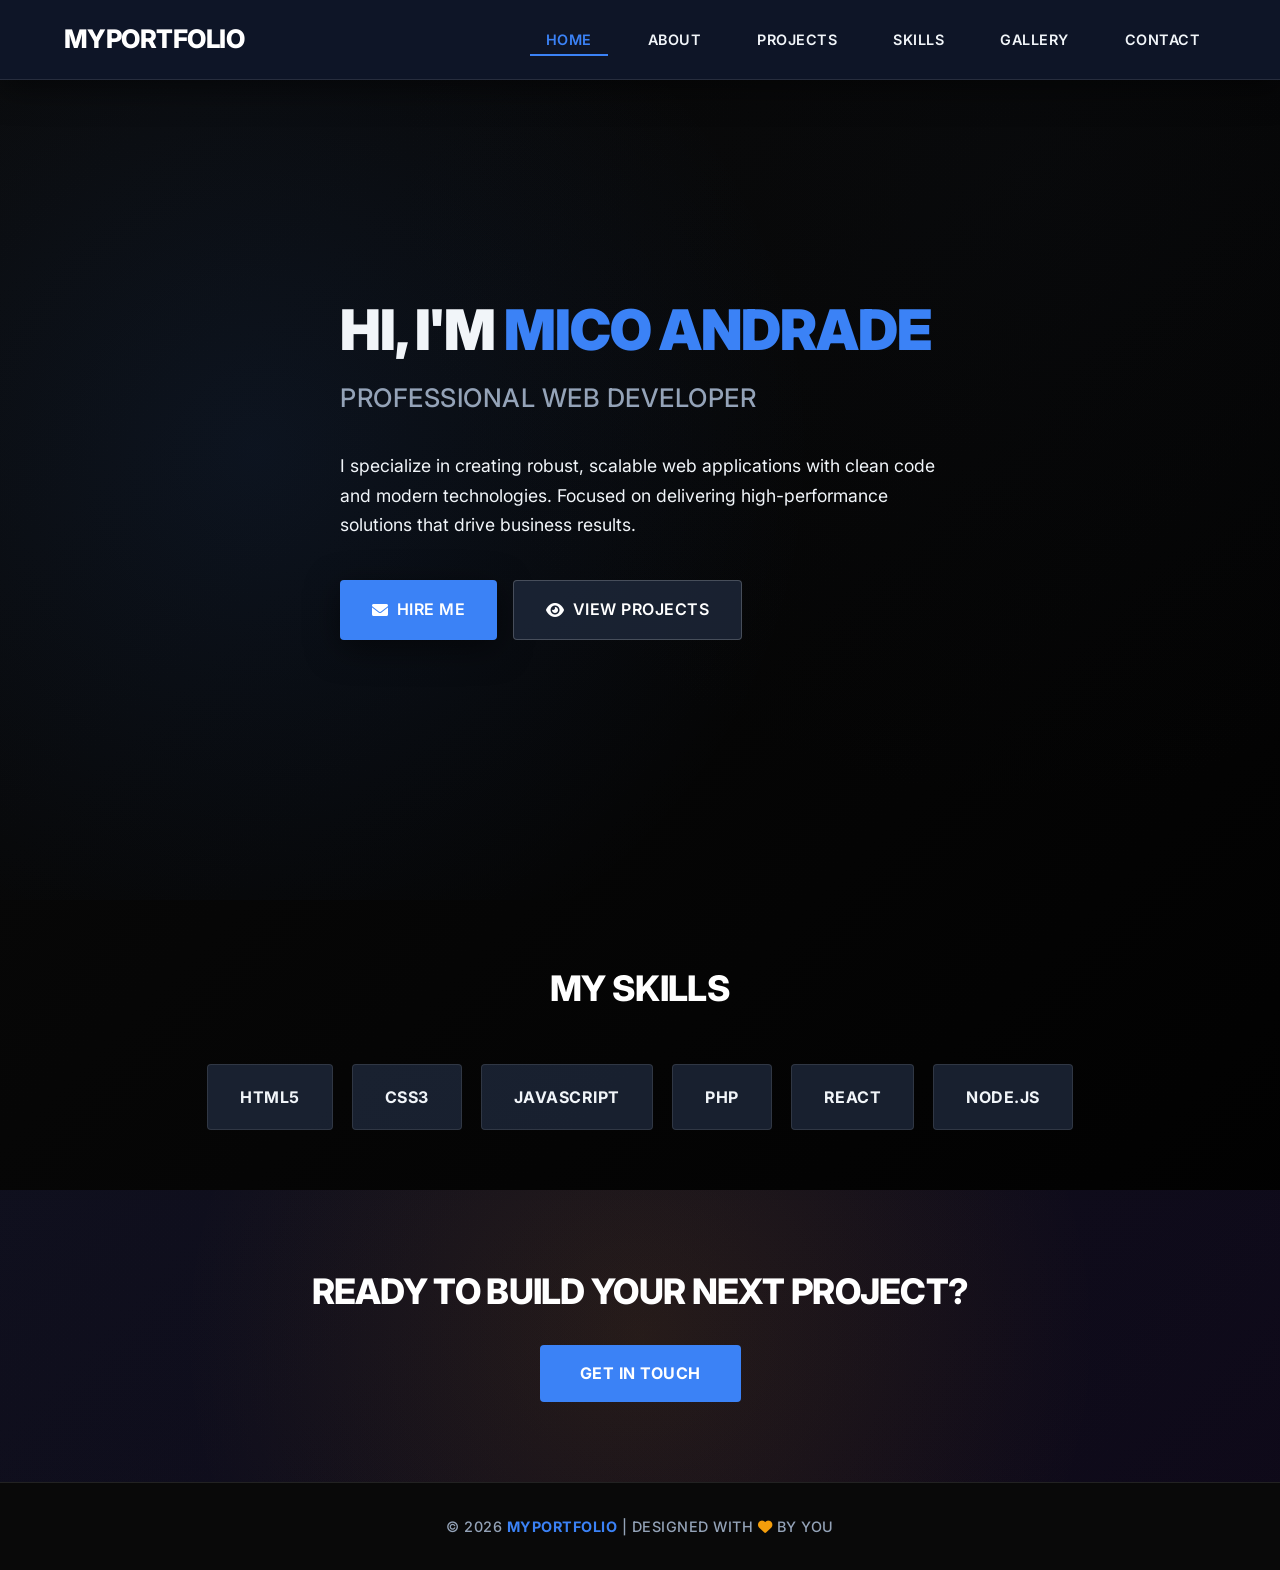
<file: index.html>
<!DOCTYPE html>
<html lang="en">
<head>
    <meta charset="UTF-8">
    <meta name="viewport" content="width=device-width, initial-scale=1.0">
    <title>Portfolio - Home</title>
    <link rel="stylesheet" href="assets/css/style.css">
    <link href="https://fonts.googleapis.com/css2?family=Inter:wght@300;400;500;600;700;800&display=swap" rel="stylesheet">
    <link rel="stylesheet" href="https://cdnjs.cloudflare.com/ajax/libs/font-awesome/6.0.0/css/all.min.css">
</head>

<body>

<!-- NAVBAR -->
<nav class="navbar">
    <div class="container">
        <div class="logo">MyPortfolio</div>

        <button class="hamburger" id="hamburger">
            <span></span>
            <span></span>
            <span></span>
        </button>

        <ul class="nav-menu" id="navMenu">
            <li><a href="index.html" class="active">Home</a></li>
            <li><a href="about.html">About</a></li>
            <li><a href="project.html">Projects</a></li>
            <li><a href="skills.html">Skills</a></li>
            <li><a href="gallery.html">Gallery</a></li>
            <li><a href="contact.html">Contact</a></li>
        </ul>
    </div>
</nav>

<!-- HERO SECTION -->
<section class="hero">
    <div class="container">
        <div class="hero-wrapper">

            <div class="hero-content">
                <h1>Hi, I'm <span>mico andrade</span></h1>
                <h2>Professional Web Developer</h2>

                <p>
                    I specialize in creating robust, scalable web applications with clean code and modern technologies.
                    Focused on delivering high-performance solutions that drive business results.
                </p>

                <div class="hero-buttons">
                    <a href="contact.html" class="btn btn-primary">
                        <i class="fas fa-envelope"></i> Hire Me
                    </a>
                    <a href="project.html" class="btn btn-secondary">
                        <i class="fas fa-eye"></i> View Projects
                    </a>
                </div>
            </div>

    </div>
</section>

<!-- QUICK SKILLS PREVIEW -->
<section class="home-skills">
    <div class="container">
        <h2>My Skills</h2>

        <div class="skills-preview">
            <div class="skill-box">HTML5</div>
            <div class="skill-box">CSS3</div>
            <div class="skill-box">JavaScript</div>
            <div class="skill-box">PHP</div>
            <div class="skill-box">React</div>
            <div class="skill-box">Node.js</div>
        </div>
    </div>
</section>

<!-- CALL TO ACTION -->
<section class="cta">
    <div class="container">
        <h2>Ready to build your next project?</h2>
        <a href="contact.html" class="btn">Get In Touch</a>
    </div>
</section>

<!-- FOOTER -->
<footer class="footer">
    <div class="container">
        <p>&copy; 2026 <span>MyPortfolio</span> | Designed with <i class="fas fa-heart" style="color: #f59e0b;"></i> by You</p>
    </div>
</footer>

<!-- SCRIPT -->
<script>
const hamburger = document.getElementById('hamburger');
const navMenu = document.getElementById('navMenu');

hamburger.addEventListener('click', () => {
    navMenu.classList.toggle('active');
    hamburger.classList.toggle('active');
});

document.querySelectorAll('#navMenu a').forEach(link => {
    link.addEventListener('click', () => {
        navMenu.classList.remove('active');
        hamburger.classList.remove('active');
    });
});

// Smooth scrolling for anchor links
document.querySelectorAll('a[href^="#"]').forEach(anchor => {
    anchor.addEventListener('click', function (e) {
        e.preventDefault();
        document.querySelector(this.getAttribute('href')).scrollIntoView({
            behavior: 'smooth'
        });
    });
});

// Add scroll effect to navbar
window.addEventListener('scroll', () => {
    const navbar = document.querySelector('.navbar');
    if (window.scrollY > 50) {
        navbar.style.background = 'rgba(15, 23, 42, 0.98)';
    } else {
        navbar.style.background = 'rgba(15, 23, 42, 0.95)';
    }
});
</script>

</body>
</html>
</file>
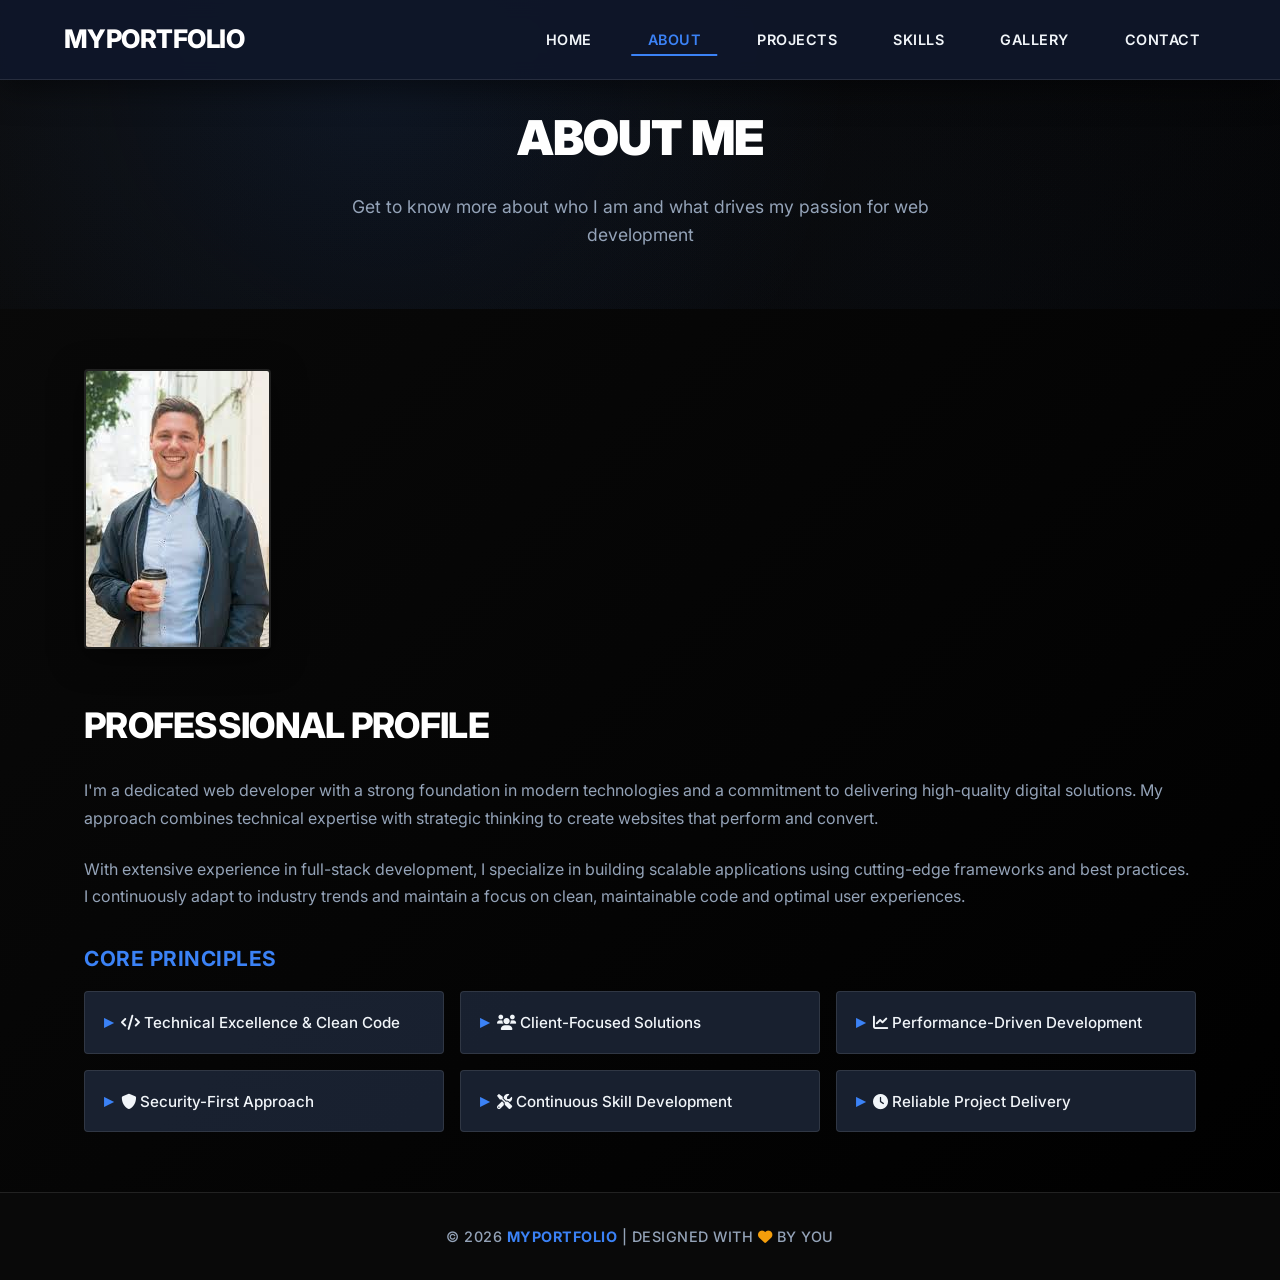
<file: about.html>
<!DOCTYPE html>
<html lang="en">
<head>
    <meta charset="UTF-8">
    <meta name="viewport" content="width=device-width, initial-scale=1.0">
    <title>About - Portfolio</title>
    <link rel="stylesheet" href="assets/css/style.css">
    <link href="https://fonts.googleapis.com/css2?family=Inter:wght@300;400;500;600;700;800&display=swap" rel="stylesheet">
    <link rel="stylesheet" href="https://cdnjs.cloudflare.com/ajax/libs/font-awesome/6.0.0/css/all.min.css">
</head>

<body>

<!-- NAVBAR -->
<nav class="navbar">
    <div class="container">
        <div class="logo">MyPortfolio</div>

        <button class="hamburger" id="hamburger">
            <span></span>
            <span></span>
            <span></span>
        </button>

        <ul class="nav-menu" id="navMenu">
            <li><a href="index.html">Home</a></li>
            <li><a href="about.html" class="active">About</a></li>
            <li><a href="project.html">Projects</a></li>
            <li><a href="skills.html">Skills</a></li>
            <li><a href="gallery.html">Gallery</a></li>
            <li><a href="contact.html">Contact</a></li>
        </ul>
    </div>
</nav>

<!-- HEADER -->
<section class="page-header">
    <div class="container">
        <h1>About Me</h1>
        <p>Get to know more about who I am and what drives my passion for web development</p>
    </div>
</section>

<!-- ABOUT -->
<section class="about-section">
    <div class="container about-content">

        <!-- IMAGE -->
        <div class="about-image">
            <img src="[data-uri]" alt="Profile Picture">
        </div>

        <!-- TEXT -->
        <div class="about-text">
            <h2>Professional Profile</h2>
            <p>
                I'm a dedicated web developer with a strong foundation in modern technologies and a commitment to delivering
                high-quality digital solutions. My approach combines technical expertise with strategic thinking to create
                websites that perform and convert.
            </p>

            <p>
                With extensive experience in full-stack development, I specialize in building scalable applications using
                cutting-edge frameworks and best practices. I continuously adapt to industry trends and maintain a focus
                on clean, maintainable code and optimal user experiences.
            </p>

            <h3>Core Principles</h3>
            <ul class="values-list">
                <li><i class="fas fa-code"></i> Technical Excellence & Clean Code</li>
                <li><i class="fas fa-users"></i> Client-Focused Solutions</li>
                <li><i class="fas fa-chart-line"></i> Performance-Driven Development</li>
                <li><i class="fas fa-shield-alt"></i> Security-First Approach</li>
                <li><i class="fas fa-tools"></i> Continuous Skill Development</li>
                <li><i class="fas fa-clock"></i> Reliable Project Delivery</li>
            </ul>
        </div>

    </div>
</section>

<!-- FOOTER -->
<footer class="footer">
    <div class="container">
        <p>&copy; 2026 <span>MyPortfolio</span> | Designed with <i class="fas fa-heart" style="color: #f59e0b;"></i> by You</p>
    </div>
</footer>

<!-- SCRIPT -->
<script>
const hamburger = document.getElementById('hamburger');
const navMenu = document.getElementById('navMenu');

hamburger.addEventListener('click', () => {
    navMenu.classList.toggle('active');
    hamburger.classList.toggle('active');
});

document.querySelectorAll('#navMenu a').forEach(link => {
    link.addEventListener('click', () => {
        navMenu.classList.remove('active');
        hamburger.classList.remove('active');
    });
});

// Add scroll effect to navbar
window.addEventListener('scroll', () => {
    const navbar = document.querySelector('.navbar');
    if (window.scrollY > 50) {
        navbar.style.background = 'rgba(15, 23, 42, 0.98)';
    } else {
        navbar.style.background = 'rgba(15, 23, 42, 0.95)';
    }
});
</script>

</body>
</html>
</script>

</body>
</html>
</file>
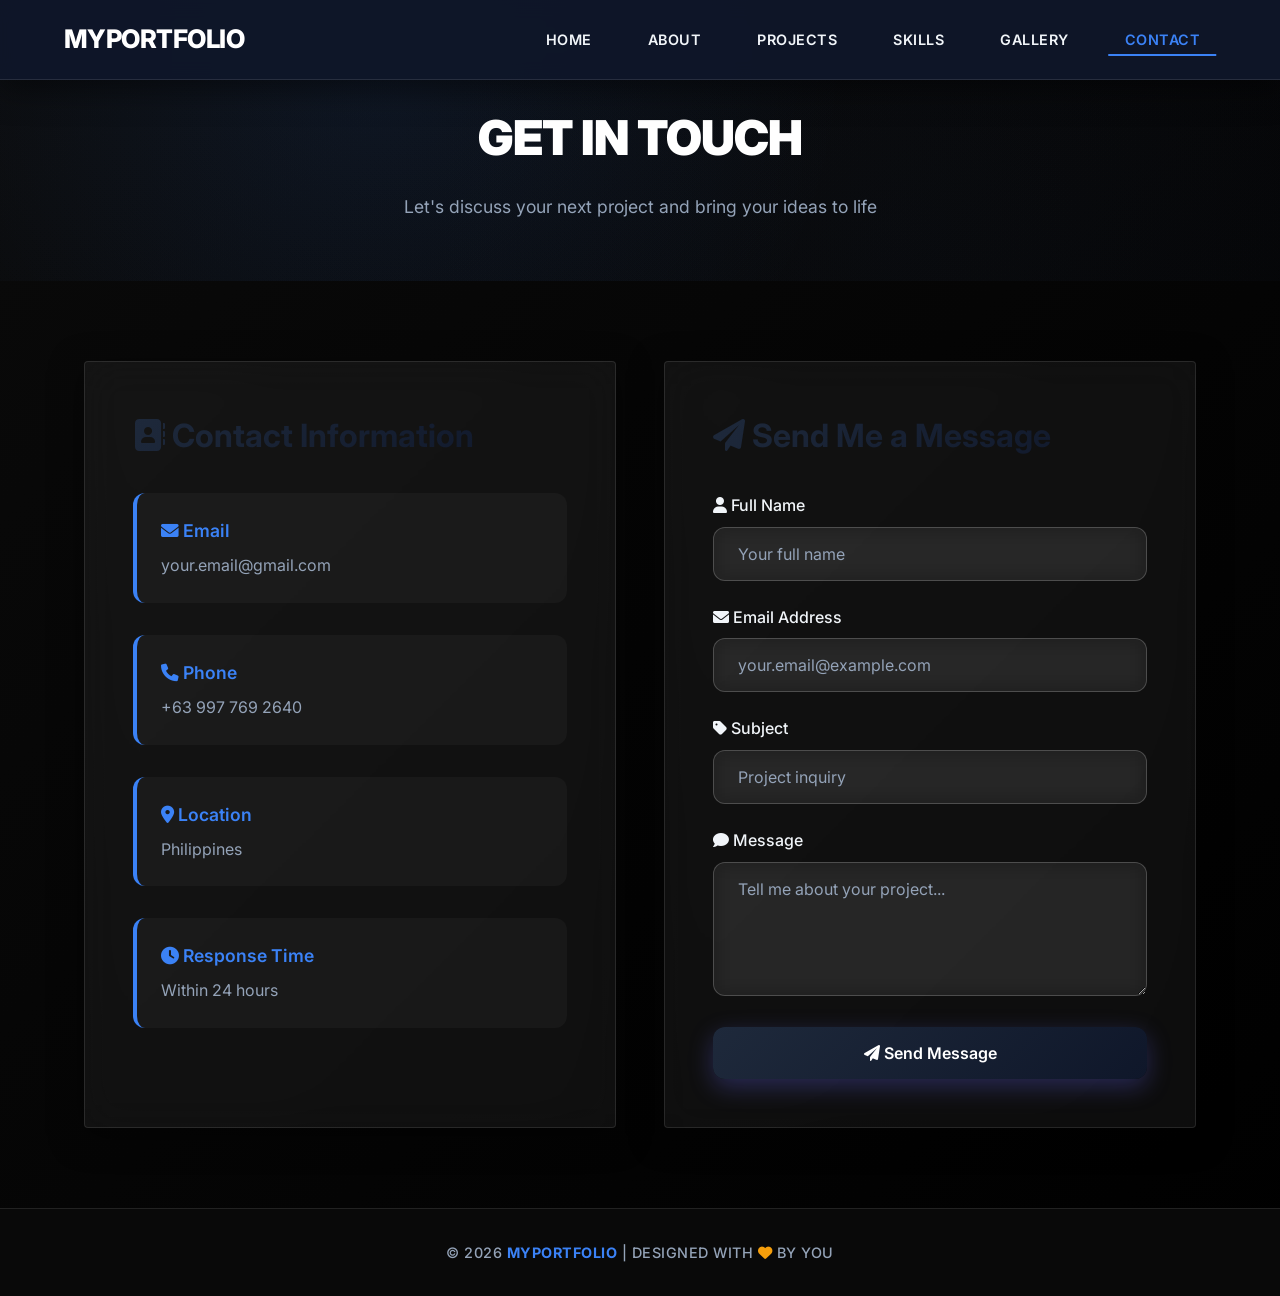
<file: contact.html>
<!DOCTYPE html>
<html lang="en">
<head>
    <meta charset="UTF-8">
    <meta name="viewport" content="width=device-width, initial-scale=1.0">
    <title>Contact - Portfolio</title>
    <link rel="stylesheet" href="assets/css/style.css">
    <link href="https://fonts.googleapis.com/css2?family=Inter:wght@300;400;500;600;700;800&display=swap" rel="stylesheet">
    <link rel="stylesheet" href="https://cdnjs.cloudflare.com/ajax/libs/font-awesome/6.0.0/css/all.min.css">
</head>

<body>

<!-- NAVBAR -->
<nav class="navbar">
    <div class="container">
        <div class="logo">MyPortfolio</div>

        <button class="hamburger" id="hamburger">
            <span></span>
            <span></span>
            <span></span>
        </button>

        <ul class="nav-menu" id="navMenu">
            <li><a href="index.html">Home</a></li>
            <li><a href="about.html">About</a></li>
            <li><a href="project.html">Projects</a></li>
            <li><a href="skills.html">Skills</a></li>
            <li><a href="gallery.html">Gallery</a></li>
            <li><a href="contact.html" class="active">Contact</a></li>
        </ul>
    </div>
</nav>

<!-- HEADER -->
<section class="page-header">
    <div class="container">
        <h1>Get In Touch</h1>
        <p>Let's discuss your next project and bring your ideas to life</p>
    </div>
</section>

<!-- CONTACT -->
<section class="contact-section">
    <div class="container">

        <div class="contact-wrapper">

            <!-- CONTACT INFO -->
            <div class="contact-info">
                <h2><i class="fas fa-address-book"></i> Contact Information</h2>

                <div class="info-item">
                    <h3><i class="fas fa-envelope"></i> Email</h3>
                    <p>
                        <a href="mailto:your.email@gmail.com">
                            your.email@gmail.com
                        </a>
                    </p>
                </div>

                <div class="info-item">
                    <h3><i class="fas fa-phone"></i> Phone</h3>
                    <p>
                        <a href="tel:+639977692640">
                            +63 997 769 2640
                        </a>
                    </p>
                </div>

                <div class="info-item">
                    <h3><i class="fas fa-map-marker-alt"></i> Location</h3>
                    <p>Philippines</p>
                </div>

                <div class="info-item">
                    <h3><i class="fas fa-clock"></i> Response Time</h3>
                    <p>Within 24 hours</p>
                </div>
            </div>

            <!-- CONTACT FORM -->
            <div class="contact-form">
                <h2><i class="fas fa-paper-plane"></i> Send Me a Message</h2>

                <form id="contactForm">
                    <div class="form-group">
                        <label for="name"><i class="fas fa-user"></i> Full Name</label>
                        <input type="text" id="name" name="name" placeholder="Your full name" required>
                    </div>

                    <div class="form-group">
                        <label for="email"><i class="fas fa-envelope"></i> Email Address</label>
                        <input type="email" id="email" name="email" placeholder="your.email@example.com" required>
                    </div>

                    <div class="form-group">
                        <label for="subject"><i class="fas fa-tag"></i> Subject</label>
                        <input type="text" id="subject" name="subject" placeholder="Project inquiry" required>
                    </div>

                    <div class="form-group">
                        <label for="message"><i class="fas fa-comment"></i> Message</label>
                        <textarea id="message" name="message" rows="5" placeholder="Tell me about your project..." required></textarea>
                    </div>

                    <button type="submit" class="btn-submit">
                        <i class="fas fa-paper-plane"></i> Send Message
                    </button>
                </form>
            </div>

        </div>

    </div>
</section>

<!-- FOOTER -->
<footer class="footer">
    <div class="container">
        <p>&copy; 2026 <span>MyPortfolio</span> | Designed with <i class="fas fa-heart" style="color: #f59e0b;"></i> by You</p>
    </div>
</footer>

<!-- SCRIPT -->
<script>
const hamburger = document.getElementById('hamburger');
const navMenu = document.getElementById('navMenu');

hamburger.addEventListener('click', () => {
    navMenu.classList.toggle('active');
    hamburger.classList.toggle('active');
});

document.querySelectorAll('#navMenu a').forEach(link => {
    link.addEventListener('click', () => {
        navMenu.classList.remove('active');
        hamburger.classList.remove('active');
    });
});

// Add scroll effect to navbar
window.addEventListener('scroll', () => {
    const navbar = document.querySelector('.navbar');
    if (window.scrollY > 50) {
        navbar.style.background = 'rgba(15, 23, 42, 0.98)';
    } else {
        navbar.style.background = 'rgba(15, 23, 42, 0.95)';
    }
});

// Form submission handling
document.getElementById('contactForm').addEventListener('submit', function(e) {
    e.preventDefault();

    // Get form data
    const formData = new FormData(this);
    const data = Object.fromEntries(formData);

    // Simple validation
    if (!data.name || !data.email || !data.subject || !data.message) {
        alert('Please fill in all fields');
        return;
    }

    // Here you would typically send the data to a server
    // For now, we'll just show a success message
    alert('Thank you for your message! I\'ll get back to you soon.');

    // Reset form
    this.reset();
});
</script>

</body>
</html>
</file>
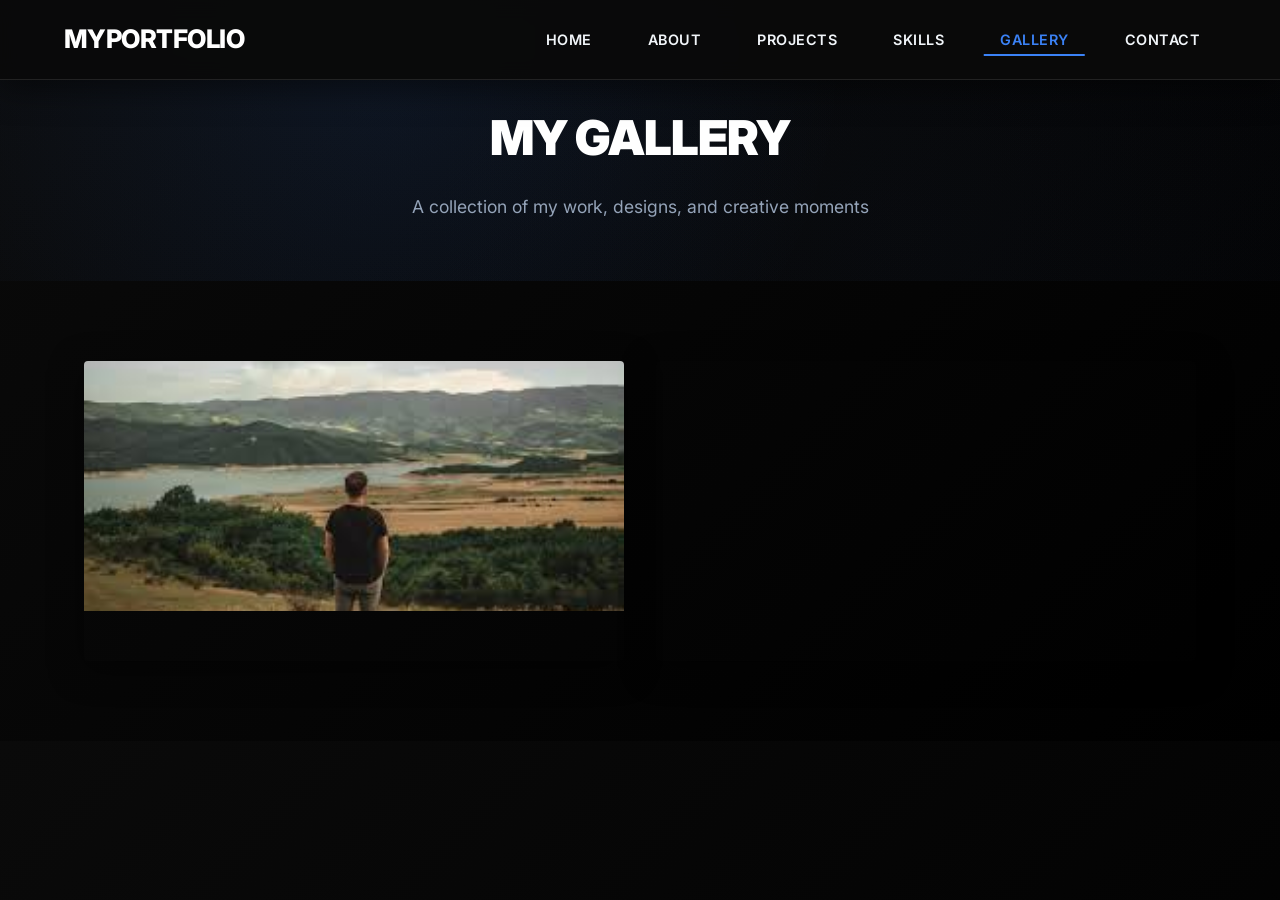
<file: gallery.html>
<!DOCTYPE html>
<html lang="en">
<head>
    <meta charset="UTF-8">
    <meta name="viewport" content="width=device-width, initial-scale=1.0">
    <title>Gallery - Portfolio</title>
    <link rel="stylesheet" href="assets/css/style.css">
    <link href="https://fonts.googleapis.com/css2?family=Inter:wght@300;400;500;600;700;800&display=swap" rel="stylesheet">
    <link rel="stylesheet" href="https://cdnjs.cloudflare.com/ajax/libs/font-awesome/6.0.0/css/all.min.css">
</head>

<body>

<!-- NAVBAR -->
<nav class="navbar">
    <div class="container">
        <div class="logo">MyPortfolio</div>

        <button class="hamburger" id="hamburger">
            <span></span>
            <span></span>
            <span></span>
        </button>

        <ul class="nav-menu" id="navMenu">
            <li><a href="index.html">Home</a></li>
            <li><a href="about.html">About</a></li>
            <li><a href="project.html">Projects</a></li>
            <li><a href="skills.html">Skills</a></li>
            <li><a href="gallery.html" class="active">Gallery</a></li>
            <li><a href="contact.html">Contact</a></li>
        </ul>
    </div>
</nav>

<!-- HEADER -->
<section class="page-header">
    <div class="container">
        <h1>My Gallery</h1>
        <p>A collection of my work, designs, and creative moments</p>
    </div>
</section>

<!-- GALLERY -->
<section class="gallery-section" style="padding: 80px 0;">
    <div class="container">

        <div class="gallery-grid">

            <div class="gallery-item">
                <img src="[data-uri]" alt="Web Design Project">
                <div class="gallery-overlay">
                    <h3>Modern Web Design</h3>
                </div>
            </div>

            <div class="gallery-item">
                <iframe src="https://www.youtube.com/embed/jNQXAC9IVRw" title="YouTube video player" frameborder="0" allow="accelerometer; autoplay; clipboard-write; encrypted-media; gyroscope; picture-in-picture; web-share" allowfullscreeng" alt="Mobile App Interface">
                <div class="gallery-overlay">
                    <h3>Mobile UI/UX</h3>
                </div>
            </div>
        </div>

    </div>
</section>

<!-- FOOTER -->
<footer class="footer">
    <div class="container">
        <p>&copy; 2026 <span>MyPortfolio</span> | Designed with <i class="fas fa-heart" style="color: #f59e0b;"></i> by You</p>
    </div>
</footer>

<!-- SCRIPT -->
<script>
const hamburger = document.getElementById('hamburger');
const navMenu = document.getElementById('navMenu');

hamburger.addEventListener('click', () => {
    navMenu.classList.toggle('active');
    hamburger.classList.toggle('active');
});

document.querySelectorAll('#navMenu a').forEach(link => {
    link.addEventListener('click', () => {
        navMenu.classList.remove('active');
        hamburger.classList.remove('active');
    });
});

// Add scroll effect to navbar
window.addEventListener('scroll', () => {
    const navbar = document.querySelector('.navbar');
    if (window.scrollY > 50) {
        navbar.style.background = 'rgba(15, 23, 42, 0.98)';
    } else {
        navbar.style.background = 'rgba(15, 23, 42, 0.95)';
    }
});

// Gallery lightbox functionality (simple implementation)
document.querySelectorAll('.gallery-item img').forEach(img => {
    img.addEventListener('click', function() {
        // Create lightbox
        const lightbox = document.createElement('div');
        lightbox.style.cssText = `
            position: fixed;
            top: 0;
            left: 0;
            width: 100%;
            height: 100%;
            background: rgba(0, 0, 0, 0.9);
            display: flex;
            align-items: center;
            justify-content: center;
            z-index: 10000;
            cursor: pointer;
        `;

        const imgClone = this.cloneNode();
        imgClone.style.cssText = `
            max-width: 90%;
            max-height: 90%;
            object-fit: contain;
            border-radius: 16px;
            box-shadow: 0 20px 40px rgba(0, 0, 0, 0.5);
        `;

        lightbox.appendChild(imgClone);
        document.body.appendChild(lightbox);

        lightbox.addEventListener('click', () => {
            document.body.removeChild(lightbox);
        });
    });
});
</script>

</body>
</html>
</file>
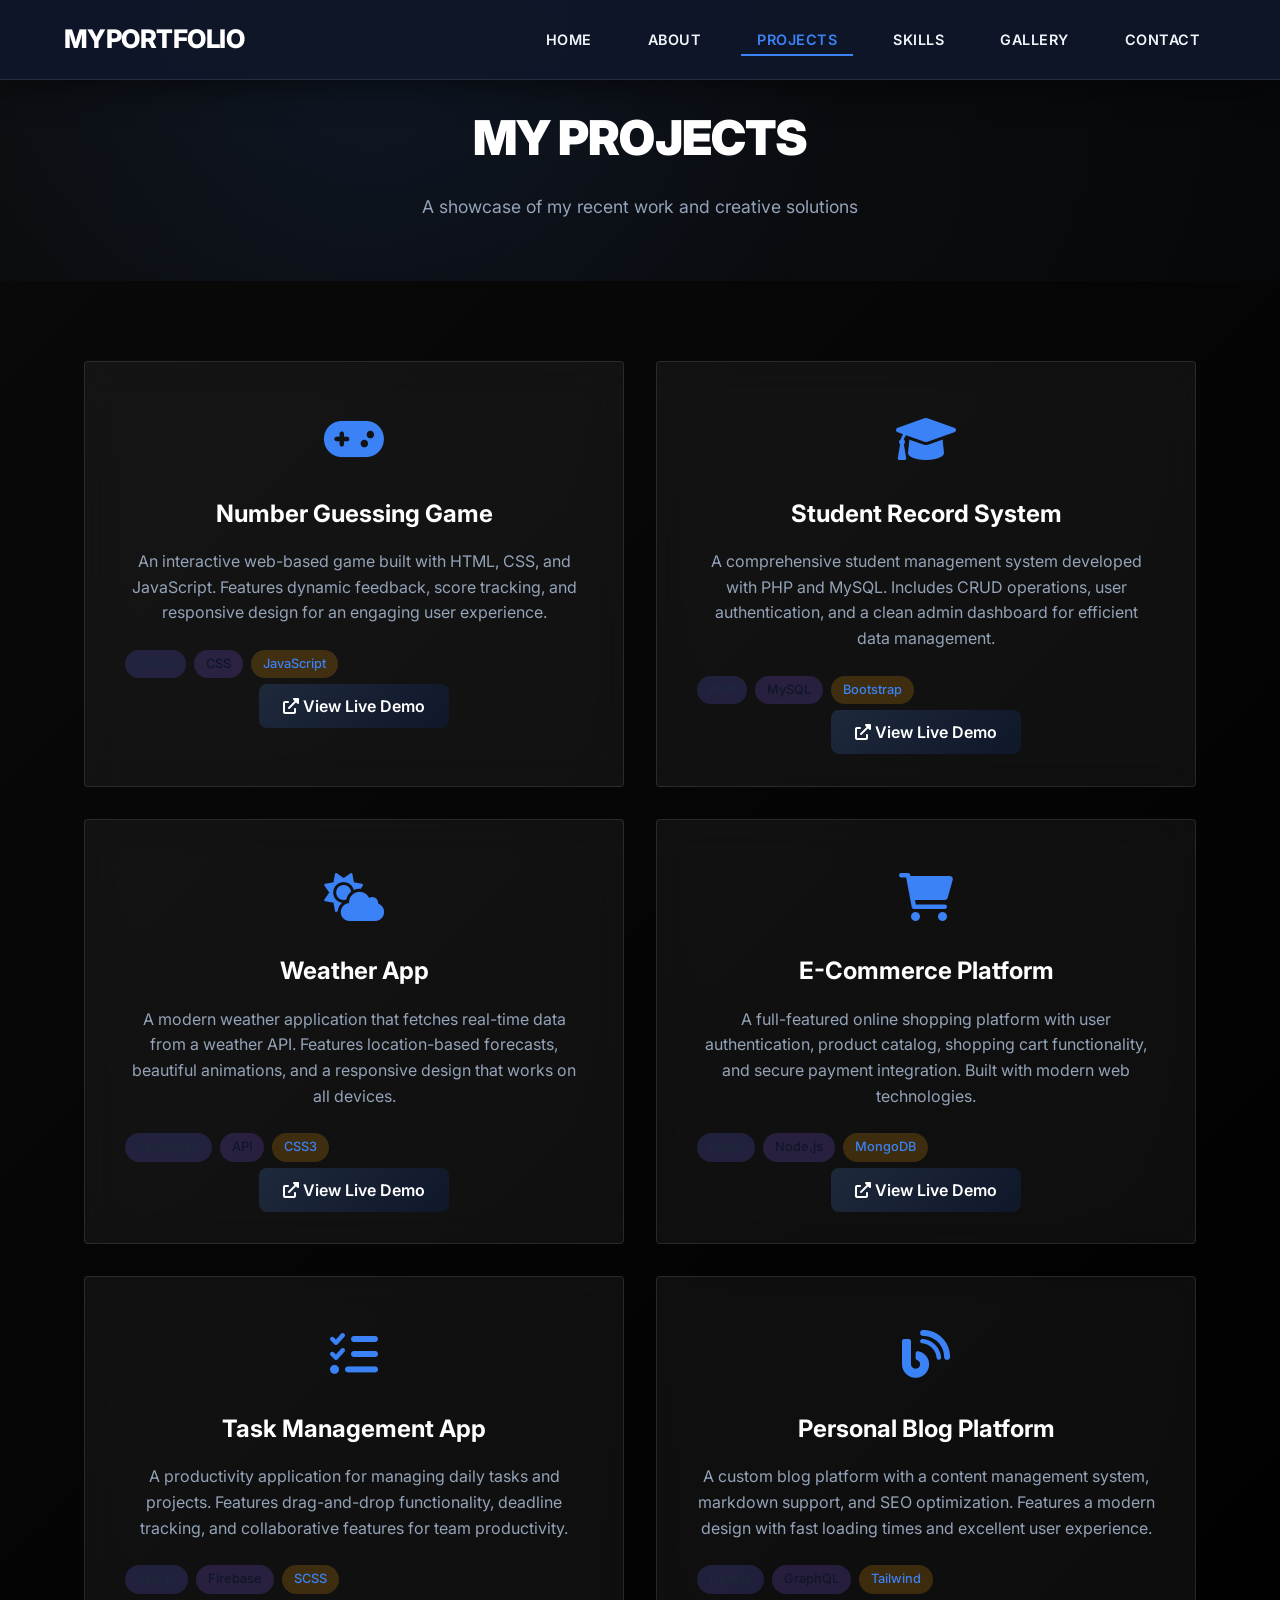
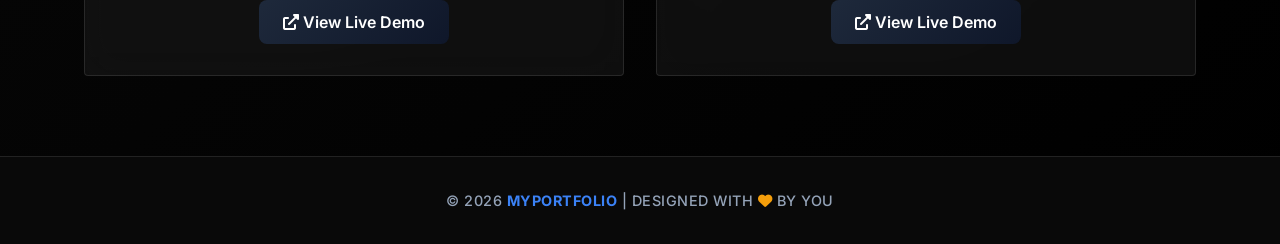
<file: project.html>
<!DOCTYPE html>
<html lang="en">
<head>
    <meta charset="UTF-8">
    <meta name="viewport" content="width=device-width, initial-scale=1.0">
    <title>Projects - Portfolio</title>
    <link rel="stylesheet" href="assets/css/style.css">
    <link href="https://fonts.googleapis.com/css2?family=Inter:wght@300;400;500;600;700;800&display=swap" rel="stylesheet">
    <link rel="stylesheet" href="https://cdnjs.cloudflare.com/ajax/libs/font-awesome/6.0.0/css/all.min.css">
</head>

<body>

<!-- NAVBAR -->
<nav class="navbar">
    <div class="container">
        <div class="logo">MyPortfolio</div>

        <button class="hamburger" id="hamburger">
            <span></span>
            <span></span>
            <span></span>
        </button>

        <ul class="nav-menu" id="navMenu">
            <li><a href="index.html">Home</a></li>
            <li><a href="about.html">About</a></li>
            <li><a href="project.html" class="active">Projects</a></li>
            <li><a href="skills.html">Skills</a></li>
            <li><a href="gallery.html">Gallery</a></li>
            <li><a href="contact.html">Contact</a></li>
        </ul>
    </div>
</nav>

<!-- HEADER -->
<section class="page-header">
    <div class="container">
        <h1>My Projects</h1>
        <p>A showcase of my recent work and creative solutions</p>
    </div>
</section>

<!-- PROJECTS -->
<section class="projects-section" style="padding: 80px 0;">
    <div class="container">

        <div class="projects-grid">

            <!-- PROJECT 1 -->
            <div class="project-card">
                <div class="project-icon" style="font-size: 3rem; margin-bottom: 1rem; color: var(--accent-color);">
                    <i class="fas fa-gamepad"></i>
                </div>
                <h3>Number Guessing Game</h3>
                <p>An interactive web-based game built with HTML, CSS, and JavaScript. Features dynamic feedback, score tracking, and responsive design for an engaging user experience.</p>
                <div style="display: flex; gap: 0.5rem; margin-bottom: 1rem;">
                    <span style="background: rgba(99, 102, 241, 0.2); color: var(--primary-color); padding: 0.25rem 0.75rem; border-radius: 20px; font-size: 0.8rem; font-weight: 500;">HTML</span>
                    <span style="background: rgba(139, 92, 246, 0.2); color: var(--secondary-color); padding: 0.25rem 0.75rem; border-radius: 20px; font-size: 0.8rem; font-weight: 500;">CSS</span>
                    <span style="background: rgba(245, 158, 11, 0.2); color: var(--accent-color); padding: 0.25rem 0.75rem; border-radius: 20px; font-size: 0.8rem; font-weight: 500;">JavaScript</span>
                </div>
                <a href="#" class="btn"><i class="fas fa-external-link-alt"></i> View Live Demo</a>
            </div>

            <!-- PROJECT 2 -->
            <div class="project-card">
                <div class="project-icon" style="font-size: 3rem; margin-bottom: 1rem; color: var(--accent-color);">
                    <i class="fas fa-graduation-cap"></i>
                </div>
                <h3>Student Record System</h3>
                <p>A comprehensive student management system developed with PHP and MySQL. Includes CRUD operations, user authentication, and a clean admin dashboard for efficient data management.</p>
                <div style="display: flex; gap: 0.5rem; margin-bottom: 1rem;">
                    <span style="background: rgba(99, 102, 241, 0.2); color: var(--primary-color); padding: 0.25rem 0.75rem; border-radius: 20px; font-size: 0.8rem; font-weight: 500;">PHP</span>
                    <span style="background: rgba(139, 92, 246, 0.2); color: var(--secondary-color); padding: 0.25rem 0.75rem; border-radius: 20px; font-size: 0.8rem; font-weight: 500;">MySQL</span>
                    <span style="background: rgba(245, 158, 11, 0.2); color: var(--accent-color); padding: 0.25rem 0.75rem; border-radius: 20px; font-size: 0.8rem; font-weight: 500;">Bootstrap</span>
                </div>
                <a href="#" class="btn"><i class="fas fa-external-link-alt"></i> View Live Demo</a>
            </div>

            <!-- PROJECT 3 -->
            <div class="project-card">
                <div class="project-icon" style="font-size: 3rem; margin-bottom: 1rem; color: var(--accent-color);">
                    <i class="fas fa-cloud-sun"></i>
                </div>
                <h3>Weather App</h3>
                <p>A modern weather application that fetches real-time data from a weather API. Features location-based forecasts, beautiful animations, and a responsive design that works on all devices.</p>
                <div style="display: flex; gap: 0.5rem; margin-bottom: 1rem;">
                    <span style="background: rgba(99, 102, 241, 0.2); color: var(--primary-color); padding: 0.25rem 0.75rem; border-radius: 20px; font-size: 0.8rem; font-weight: 500;">JavaScript</span>
                    <span style="background: rgba(139, 92, 246, 0.2); color: var(--secondary-color); padding: 0.25rem 0.75rem; border-radius: 20px; font-size: 0.8rem; font-weight: 500;">API</span>
                    <span style="background: rgba(245, 158, 11, 0.2); color: var(--accent-color); padding: 0.25rem 0.75rem; border-radius: 20px; font-size: 0.8rem; font-weight: 500;">CSS3</span>
                </div>
                <a href="#" class="btn"><i class="fas fa-external-link-alt"></i> View Live Demo</a>
            </div>

            <!-- PROJECT 4 -->
            <div class="project-card">
                <div class="project-icon" style="font-size: 3rem; margin-bottom: 1rem; color: var(--accent-color);">
                    <i class="fas fa-shopping-cart"></i>
                </div>
                <h3>E-Commerce Platform</h3>
                <p>A full-featured online shopping platform with user authentication, product catalog, shopping cart functionality, and secure payment integration. Built with modern web technologies.</p>
                <div style="display: flex; gap: 0.5rem; margin-bottom: 1rem;">
                    <span style="background: rgba(99, 102, 241, 0.2); color: var(--primary-color); padding: 0.25rem 0.75rem; border-radius: 20px; font-size: 0.8rem; font-weight: 500;">React</span>
                    <span style="background: rgba(139, 92, 246, 0.2); color: var(--secondary-color); padding: 0.25rem 0.75rem; border-radius: 20px; font-size: 0.8rem; font-weight: 500;">Node.js</span>
                    <span style="background: rgba(245, 158, 11, 0.2); color: var(--accent-color); padding: 0.25rem 0.75rem; border-radius: 20px; font-size: 0.8rem; font-weight: 500;">MongoDB</span>
                </div>
                <a href="#" class="btn"><i class="fas fa-external-link-alt"></i> View Live Demo</a>
            </div>

            <!-- PROJECT 5 -->
            <div class="project-card">
                <div class="project-icon" style="font-size: 3rem; margin-bottom: 1rem; color: var(--accent-color);">
                    <i class="fas fa-tasks"></i>
                </div>
                <h3>Task Management App</h3>
                <p>A productivity application for managing daily tasks and projects. Features drag-and-drop functionality, deadline tracking, and collaborative features for team productivity.</p>
                <div style="display: flex; gap: 0.5rem; margin-bottom: 1rem;">
                    <span style="background: rgba(99, 102, 241, 0.2); color: var(--primary-color); padding: 0.25rem 0.75rem; border-radius: 20px; font-size: 0.8rem; font-weight: 500;">Vue.js</span>
                    <span style="background: rgba(139, 92, 246, 0.2); color: var(--secondary-color); padding: 0.25rem 0.75rem; border-radius: 20px; font-size: 0.8rem; font-weight: 500;">Firebase</span>
                    <span style="background: rgba(245, 158, 11, 0.2); color: var(--accent-color); padding: 0.25rem 0.75rem; border-radius: 20px; font-size: 0.8rem; font-weight: 500;">SCSS</span>
                </div>
                <a href="#" class="btn"><i class="fas fa-external-link-alt"></i> View Live Demo</a>
            </div>

            <!-- PROJECT 6 -->
            <div class="project-card">
                <div class="project-icon" style="font-size: 3rem; margin-bottom: 1rem; color: var(--accent-color);">
                    <i class="fas fa-blog"></i>
                </div>
                <h3>Personal Blog Platform</h3>
                <p>A custom blog platform with a content management system, markdown support, and SEO optimization. Features a modern design with fast loading times and excellent user experience.</p>
                <div style="display: flex; gap: 0.5rem; margin-bottom: 1rem;">
                    <span style="background: rgba(99, 102, 241, 0.2); color: var(--primary-color); padding: 0.25rem 0.75rem; border-radius: 20px; font-size: 0.8rem; font-weight: 500;">Next.js</span>
                    <span style="background: rgba(139, 92, 246, 0.2); color: var(--secondary-color); padding: 0.25rem 0.75rem; border-radius: 20px; font-size: 0.8rem; font-weight: 500;">GraphQL</span>
                    <span style="background: rgba(245, 158, 11, 0.2); color: var(--accent-color); padding: 0.25rem 0.75rem; border-radius: 20px; font-size: 0.8rem; font-weight: 500;">Tailwind</span>
                </div>
                <a href="#" class="btn"><i class="fas fa-external-link-alt"></i> View Live Demo</a>
            </div>

        </div>

    </div>
</section>

<!-- FOOTER -->
<footer class="footer">
    <div class="container">
        <p>&copy; 2026 <span>MyPortfolio</span> | Designed with <i class="fas fa-heart" style="color: #f59e0b;"></i> by You</p>
    </div>
</footer>

<!-- SCRIPT -->
<script>
const hamburger = document.getElementById('hamburger');
const navMenu = document.getElementById('navMenu');

hamburger.addEventListener('click', () => {
    navMenu.classList.toggle('active');
    hamburger.classList.toggle('active');
});

document.querySelectorAll('#navMenu a').forEach(link => {
    link.addEventListener('click', () => {
        navMenu.classList.remove('active');
        hamburger.classList.remove('active');
    });
});

// Add scroll effect to navbar
window.addEventListener('scroll', () => {
    const navbar = document.querySelector('.navbar');
    if (window.scrollY > 50) {
        navbar.style.background = 'rgba(15, 23, 42, 0.98)';
    } else {
        navbar.style.background = 'rgba(15, 23, 42, 0.95)';
    }
});
</script>

</body>
</html>
</file>
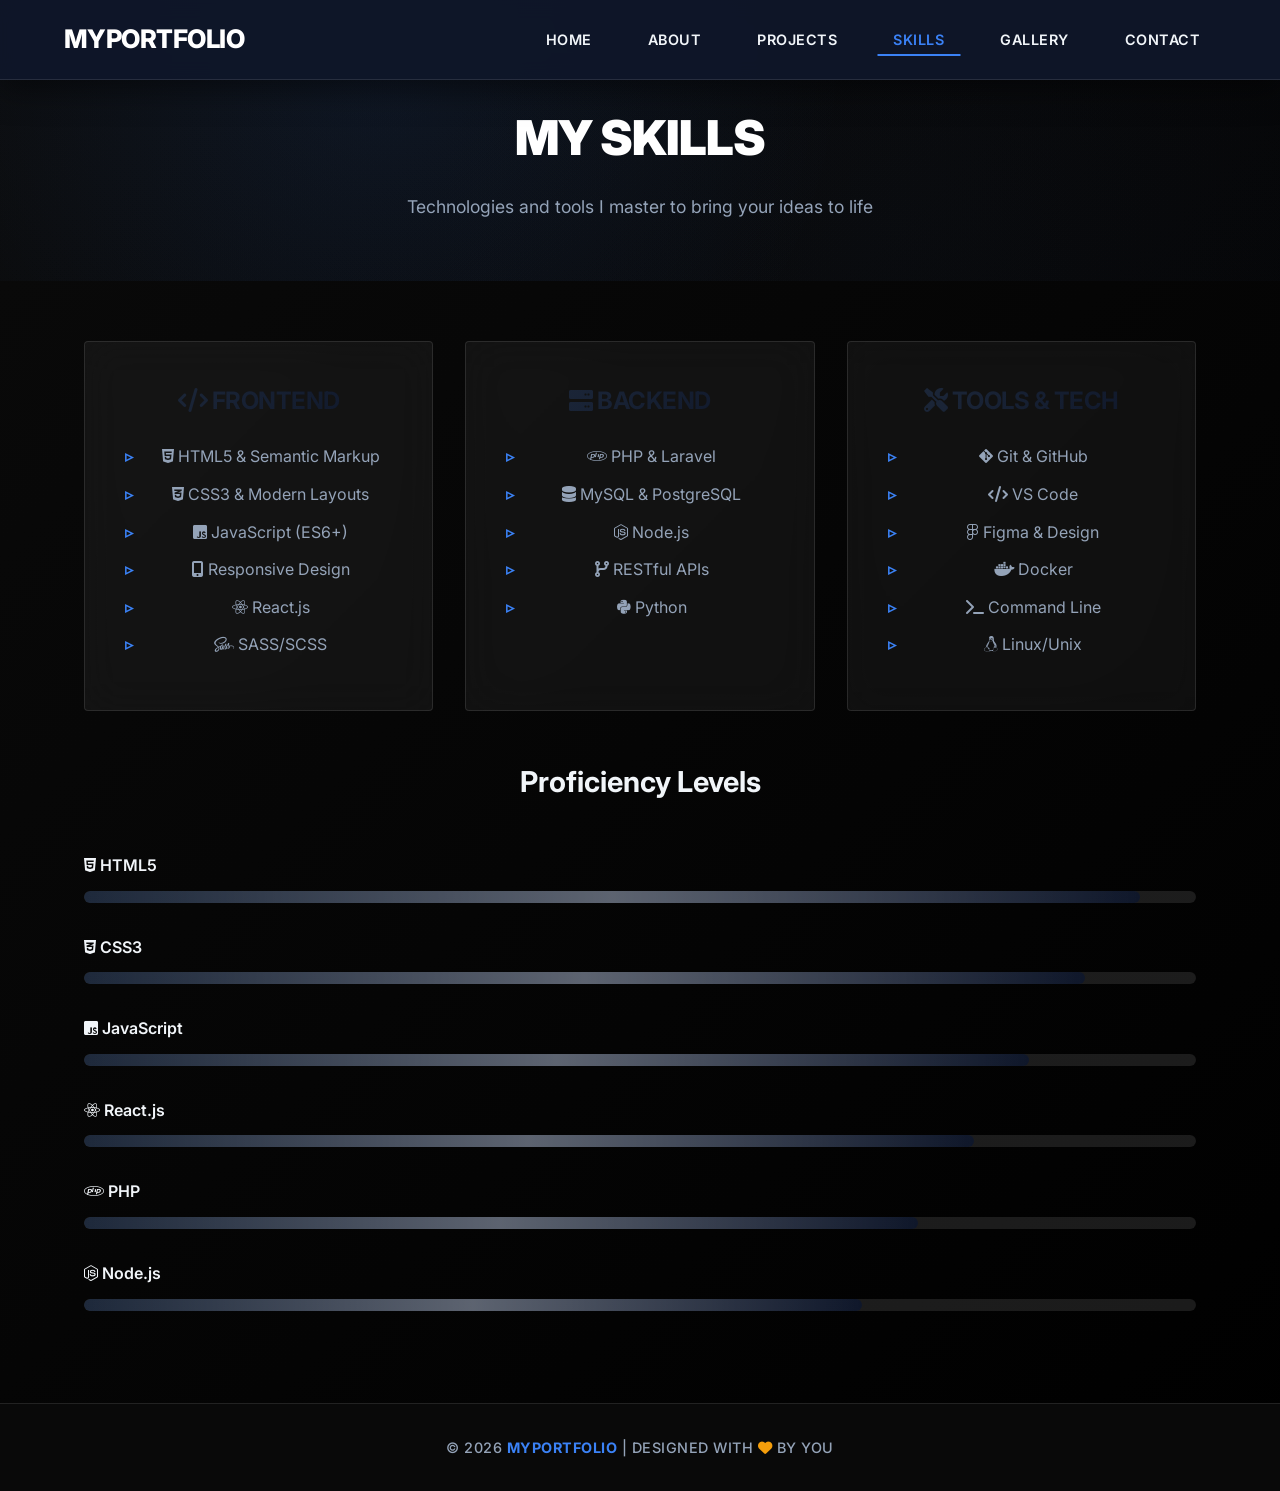
<file: skills.html>
<!DOCTYPE html>
<html lang="en">
<head>
    <meta charset="UTF-8">
    <meta name="viewport" content="width=device-width, initial-scale=1.0">
    <title>Skills - Portfolio</title>
    <link rel="stylesheet" href="assets/css/style.css">
    <link href="https://fonts.googleapis.com/css2?family=Inter:wght@300;400;500;600;700;800&display=swap" rel="stylesheet">
    <link rel="stylesheet" href="https://cdnjs.cloudflare.com/ajax/libs/font-awesome/6.0.0/css/all.min.css">
</head>

<body>

<!-- NAVBAR -->
<nav class="navbar">
    <div class="container">
        <div class="logo">MyPortfolio</div>

        <button class="hamburger" id="hamburger">
            <span></span>
            <span></span>
            <span></span>
        </button>

        <ul class="nav-menu" id="navMenu">
            <li><a href="index.html">Home</a></li>
            <li><a href="about.html">About</a></li>
            <li><a href="project.html">Projects</a></li>
            <li><a href="skills.html" class="active">Skills</a></li>
            <li><a href="gallery.html">Gallery</a></li>
            <li><a href="contact.html">Contact</a></li>
        </ul>
    </div>
</nav>

<!-- HEADER -->
<section class="page-header">
    <div class="container">
        <h1>My Skills</h1>
        <p>Technologies and tools I master to bring your ideas to life</p>
    </div>
</section>

<!-- SKILLS -->
<section class="skills-section">
    <div class="container">

        <div class="skills-grid">

            <!-- FRONTEND -->
            <div class="skill-card">
                <h2><i class="fas fa-code"></i> Frontend</h2>
                <ul>
                    <li><i class="fab fa-html5"></i> HTML5 & Semantic Markup</li>
                    <li><i class="fab fa-css3-alt"></i> CSS3 & Modern Layouts</li>
                    <li><i class="fab fa-js-square"></i> JavaScript (ES6+)</li>
                    <li><i class="fas fa-mobile-alt"></i> Responsive Design</li>
                    <li><i class="fab fa-react"></i> React.js</li>
                    <li><i class="fab fa-sass"></i> SASS/SCSS</li>
                </ul>
            </div>

            <!-- BACKEND -->
            <div class="skill-card">
                <h2><i class="fas fa-server"></i> Backend</h2>
                <ul>
                    <li><i class="fab fa-php"></i> PHP & Laravel</li>
                    <li><i class="fas fa-database"></i> MySQL & PostgreSQL</li>
                    <li><i class="fab fa-node-js"></i> Node.js</li>
                    <li><i class="fas fa-code-branch"></i> RESTful APIs</li>
                    <li><i class="fab fa-python"></i> Python</li>
                </ul>
            </div>

            <!-- TOOLS & TECH -->
            <div class="skill-card">
                <h2><i class="fas fa-tools"></i> Tools & Tech</h2>
                <ul>
                    <li><i class="fab fa-git-alt"></i> Git & GitHub</li>
                    <li><i class="fas fa-code"></i> VS Code</li>
                    <li><i class="fab fa-figma"></i> Figma & Design</li>
                    <li><i class="fab fa-docker"></i> Docker</li>
                    <li><i class="fas fa-terminal"></i> Command Line</li>
                    <li><i class="fab fa-linux"></i> Linux/Unix</li>
                </ul>
            </div>

        </div>

        <!-- SKILL BARS -->
        <div class="skill-bars">
            <h3 style="text-align: center; margin-bottom: 3rem; color: var(--text-color); font-size: 1.8rem;">Proficiency Levels</h3>

            <div class="bar">
                <p><i class="fab fa-html5"></i> HTML5</p>
                <div class="progress"><span style="--fill-width: 95%"></span></div>
            </div>

            <div class="bar">
                <p><i class="fab fa-css3-alt"></i> CSS3</p>
                <div class="progress"><span style="--fill-width: 90%"></span></div>
            </div>

            <div class="bar">
                <p><i class="fab fa-js-square"></i> JavaScript</p>
                <div class="progress"><span style="--fill-width: 85%"></span></div>
            </div>

            <div class="bar">
                <p><i class="fab fa-react"></i> React.js</p>
                <div class="progress"><span style="--fill-width: 80%"></span></div>
            </div>

            <div class="bar">
                <p><i class="fab fa-php"></i> PHP</p>
                <div class="progress"><span style="--fill-width: 75%"></span></div>
            </div>

            <div class="bar">
                <p><i class="fab fa-node-js"></i> Node.js</p>
                <div class="progress"><span style="--fill-width: 70%"></span></div>
            </div>

        </div>

    </div>
</section>

<!-- FOOTER -->
<footer class="footer">
    <div class="container">
        <p>&copy; 2026 <span>MyPortfolio</span> | Designed with <i class="fas fa-heart" style="color: #f59e0b;"></i> by You</p>
    </div>
</footer>

<!-- SCRIPT -->
<script>
const hamburger = document.getElementById('hamburger');
const navMenu = document.getElementById('navMenu');

hamburger.addEventListener('click', () => {
    navMenu.classList.toggle('active');
    hamburger.classList.toggle('active');
});

document.querySelectorAll('#navMenu a').forEach(link => {
    link.addEventListener('click', () => {
        navMenu.classList.remove('active');
        hamburger.classList.remove('active');
    });
});

// Add scroll effect to navbar
window.addEventListener('scroll', () => {
    const navbar = document.querySelector('.navbar');
    if (window.scrollY > 50) {
        navbar.style.background = 'rgba(15, 23, 42, 0.98)';
    } else {
        navbar.style.background = 'rgba(15, 23, 42, 0.95)';
    }
});

// Animate skill bars on scroll
const observerOptions = {
    threshold: 0.1,
    rootMargin: '0px 0px -50px 0px'
};

const observer = new IntersectionObserver((entries) => {
    entries.forEach(entry => {
        if (entry.isIntersecting) {
            entry.target.style.animationPlayState = 'running';
        }
    });
}, observerOptions);

document.querySelectorAll('.progress span').forEach(bar => {
    bar.style.animationPlayState = 'paused';
    observer.observe(bar);
});
</script>

</body>
</html>
</file>
<file: assets/css/style.css>
/* ==============================
   VARIABLES
============================== */
:root {
    --primary-color: #1e293b;
    --secondary-color: #0f172a;
    --accent-color: #3b82f6;
    --dark-bg: #0a0a0a;
    --darker-bg: #000000;
    --light-bg: #1e293b;
    --white: #ffffff;
    --text-color: #f1f5f9;
    --text-muted: #94a3b8;
    --shadow: 0 8px 32px rgba(0,0,0,0.5);
    --border-radius: 4px;
    --transition: all 0.3s ease;
    --font-family: 'Inter', 'Segoe UI', Tahoma, Geneva, Verdana, sans-serif;
    --gradient: linear-gradient(135deg, var(--primary-color), var(--secondary-color));
}

/* ==============================
   GLOBAL STYLES
============================== */
* {
    margin: 0;
    padding: 0;
    box-sizing: border-box;
    font-family: var(--font-family);
}

body {
    background: linear-gradient(135deg, var(--dark-bg) 0%, var(--darker-bg) 100%);
    color: var(--text-color);
    line-height: 1.6;
    overflow-x: hidden;
}

a {
    text-decoration: none;
    color: inherit;
    transition: var(--transition);
}

img {
    max-width: 100%;
    display: block;
}
iframe {
    width: 550px;
    height: 300px;
    display: block;
}

.container {
    width: 90%;
    max-width: 1200px;
    margin: 0 auto;
    padding: 0 20px;
}

/* ==============================
   NAVBAR
============================== */
.navbar {
    background: rgba(10, 10, 10, 0.95);
    backdrop-filter: blur(10px);
    -webkit-backdrop-filter: blur(10px);
    box-shadow: var(--shadow);
    position: fixed;
    top: 0;
    left: 0;
    right: 0;
    z-index: 1000;
    border-bottom: 1px solid rgba(255, 255, 255, 0.1);
}

.navbar .container {
    display: flex;
    justify-content: space-between;
    align-items: center;
    padding: 1.2rem 0;
}

.navbar .logo {
    font-size: 1.6rem;
    font-weight: 800;
    color: var(--white);
    letter-spacing: -0.02em;
    text-transform: uppercase;
}

.nav-menu {
    list-style: none;
    display: flex;
    gap: 1.5rem;
    align-items: center;
}

.nav-menu li a {
    padding: 0.5rem 1rem;
    border-radius: var(--border-radius);
    font-weight: 600;
    position: relative;
    transition: var(--transition);
    text-transform: uppercase;
    font-size: 0.9rem;
    letter-spacing: 0.5px;
}

.nav-menu li a::before {
    content: '';
    position: absolute;
    bottom: 0;
    left: 50%;
    width: 0;
    height: 2px;
    background: var(--accent-color);
    transition: var(--transition);
    transform: translateX(-50%);
}

.nav-menu li a:hover::before,
.nav-menu li a.active::before {
    width: 100%;
}

.nav-menu li a:hover,
.nav-menu li a.active {
    color: var(--accent-color);
}

/* Hamburger */
.hamburger {
    display: none;
    flex-direction: column;
    gap: 6px;
    cursor: pointer;
    background: none;
    border: none;
    padding: 8px;
}

.hamburger span {
    width: 28px;
    height: 3px;
    background: var(--text-color);
    border-radius: 2px;
    transition: var(--transition);
    transform-origin: center;
}

.hamburger.active span:nth-child(1) {
    transform: rotate(45deg) translate(6px, 6px);
}
.hamburger.active span:nth-child(2) {
    opacity: 0;
}
.hamburger.active span:nth-child(3) {
    transform: rotate(-45deg) translate(6px, -6px);
}

@media (max-width: 768px) {
    .hamburger {
        display: flex;
    }

    .nav-menu {
        position: fixed;
        top: 100%;
        left: 0;
        right: 0;
        flex-direction: column;
        background: rgba(10, 10, 10, 0.98);
        padding: 2rem;
        gap: 1rem;
        transform: translateY(-100%);
        opacity: 0;
        visibility: hidden;
        transition: var(--transition);
        border-top: 1px solid rgba(255, 255, 255, 0.1);
    }

    .nav-menu.active {
        transform: translateY(0);
        opacity: 1;
        visibility: visible;
    }
}

/* ==============================
   PAGE HEADER
============================== */
.page-header {
    background: linear-gradient(135deg, rgba(30, 41, 59, 0.1) 0%, rgba(15, 23, 42, 0.1) 100%);
    padding: 100px 0 60px;
    text-align: center;
    position: relative;
    overflow: hidden;
}

.page-header::before {
    content: '';
    position: absolute;
    top: 0;
    left: 0;
    right: 0;
    bottom: 0;
    background: radial-gradient(circle at 30% 20%, rgba(59, 130, 246, 0.1) 0%, transparent 50%),
                radial-gradient(circle at 70% 80%, rgba(30, 41, 59, 0.1) 0%, transparent 50%);
}

.page-header .container {
    position: relative;
    z-index: 1;
}

.page-header h1 {
    color: var(--white);
    font-size: 3rem;
    font-weight: 900;
    margin-bottom: 1rem;
    letter-spacing: -0.02em;
    text-transform: uppercase;
}

.page-header p {
    color: var(--text-muted);
    font-size: 1.1rem;
    max-width: 600px;
    margin: 0 auto;
    font-weight: 400;
}

/* ==============================
   HERO (Home)
============================== */
.hero {
    padding: 100px 0 60px;
    min-height: 100vh;
    display: flex;
    align-items: center;
    justify-content: center;
    position: relative;
    overflow: hidden;
}

.hero::before {
    content: '';
    position: absolute;
    top: 0;
    left: 0;
    right: 0;
    bottom: 0;
    background: radial-gradient(circle at 20% 50%, rgba(59, 130, 246, 0.1) 0%, transparent 50%),
                radial-gradient(circle at 80% 20%, rgba(30, 41, 59, 0.1) 0%, transparent 50%);
}

.hero-wrapper {
    display: flex;
    gap: 3rem;
    flex-wrap: wrap;
    align-items: center;
    justify-content: center;
    position: relative;
    z-index: 1;
}

.hero-content {
    max-width: 600px;
    animation: fadeInUp 1s ease-out;
}

.hero-content h1 {
    font-size: 3.5rem;
    font-weight: 900;
    margin-bottom: 1rem;
    line-height: 1.1;
    letter-spacing: -0.02em;
    text-transform: uppercase;
}

.hero-content h1 span {
    color: var(--accent-color);
}

.hero-content h2 {
    font-size: 1.6rem;
    margin-bottom: 2rem;
    color: var(--text-muted);
    font-weight: 500;
    text-transform: uppercase;
    letter-spacing: 0.5px;
}

.hero-content p {
    font-size: 1.1rem;
    margin-bottom: 2.5rem;
    line-height: 1.7;
    color: var(--text-color);
    font-weight: 400;
}


.hero-buttons {
    display: flex;
    gap: 1rem;
    flex-wrap: wrap;
}

.hero-buttons a {
    padding: 1rem 2rem;
    border-radius: var(--border-radius);
    font-weight: 600;
    font-size: 1rem;
    transition: var(--transition);
    display: inline-flex;
    align-items: center;
    gap: 0.5rem;
    position: relative;
    overflow: hidden;
}

.hero-buttons a::before {
    content: '';
    position: absolute;
    top: 0;
    left: -100%;
    width: 100%;
    height: 100%;
    background: linear-gradient(90deg, transparent, rgba(255, 255, 255, 0.2), transparent);
    transition: var(--transition);
}

.hero-buttons a:hover::before {
    left: 100%;
}

.btn-primary {
    background: var(--accent-color);
    color: var(--white);
    box-shadow: var(--shadow);
    border-radius: var(--border-radius);
    font-weight: 600;
    text-transform: uppercase;
    letter-spacing: 0.5px;
}

.btn-primary:hover {
    background: #2563eb;
    transform: translateY(-2px);
    box-shadow: 0 8px 25px rgba(59, 130, 246, 0.4);
}

.btn-secondary {
    background: rgba(30, 41, 59, 0.8);
    color: var(--white);
    border: 1px solid rgba(255, 255, 255, 0.2);
    border-radius: var(--border-radius);
    font-weight: 600;
    text-transform: uppercase;
    letter-spacing: 0.5px;
}

.btn-secondary:hover {
    background: rgba(30, 41, 59, 0.9);
    border-color: var(--accent-color);
    transform: translateY(-2px);
}

.hero-image {
    position: relative;
}

.hero-image img {
    border-radius: var(--border-radius);
    box-shadow: 0 20px 40px rgba(0, 0, 0, 0.3);
    max-width: 400px;
    animation: fadeInRight 1s ease-out 0.3s both;
}

@keyframes fadeInUp {
    from {
        opacity: 0;
        transform: translateY(30px);
    }
    to {
        opacity: 1;
        transform: translateY(0);
    }
}

@keyframes fadeInRight {
    from {
        opacity: 0;
        transform: translateX(30px);
    }
    to {
        opacity: 1;
        transform: translateX(0);
    }
}

/* ==============================
   SKILLS (Home & Skills page)
============================== */
.home-skills, .skills-section {
    padding: 60px 0;
    text-align: center;
    position: relative;
}

.home-skills h2, .skills-section h2 {
    font-size: 2.2rem;
    font-weight: 800;
    margin-bottom: 3rem;
    color: var(--white);
    text-transform: uppercase;
    letter-spacing: -0.02em;
}

.skills-preview {
    display: flex;
    justify-content: center;
    flex-wrap: wrap;
    gap: 1.2rem;
    margin-top: 20px;
}

.skill-box {
    background: rgba(30, 41, 59, 0.8);
    border: 1px solid rgba(255, 255, 255, 0.1);
    padding: 1.2rem 2rem;
    border-radius: var(--border-radius);
    transition: var(--transition);
    font-weight: 700;
    font-size: 1rem;
    position: relative;
    overflow: hidden;
    text-transform: uppercase;
    letter-spacing: 0.5px;
}

.skill-box::before {
    content: '';
    position: absolute;
    top: 0;
    left: -100%;
    width: 100%;
    height: 100%;
    background: var(--accent-color);
    transition: var(--transition);
    z-index: -1;
}

.skill-box:hover {
    transform: translateY(-4px);
    background: rgba(30, 41, 59, 0.9);
    border-color: var(--accent-color);
    color: var(--accent-color);
}

.skill-box:hover::before {
    left: 0;
}

/* SKILLS GRID */
.skills-grid {
    display: grid;
    grid-template-columns: repeat(auto-fit, minmax(300px, 1fr));
    gap: 2rem;
    margin-bottom: 3rem;
}

.skill-card {
    background: rgba(255, 255, 255, 0.05);
    backdrop-filter: blur(20px);
    border: 1px solid rgba(255, 255, 255, 0.1);
    padding: 2.5rem;
    border-radius: var(--border-radius);
    transition: var(--transition);
    text-align: center;
    position: relative;
    overflow: hidden;
}

.skill-card::before {
    content: '';
    position: absolute;
    top: 0;
    left: 0;
    right: 0;
    bottom: 0;
    background: var(--gradient);
    opacity: 0;
    transition: var(--transition);
}

.skill-card:hover {
    transform: translateY(-10px) scale(1.02);
    box-shadow: 0 20px 40px rgba(99, 102, 241, 0.3);
}

.skill-card:hover::before {
    opacity: 0.1;
}

.skill-card h2 {
    background: var(--gradient);
    -webkit-background-clip: text;
    -webkit-text-fill-color: transparent;
    background-clip: text;
    margin-bottom: 1.5rem;
    font-size: 1.5rem;
    font-weight: 700;
}

.skill-card ul {
    list-style: none;
    padding-left: 0;
}

.skill-card ul li {
    margin: 0.75rem 0;
    color: var(--text-muted);
    font-size: 1rem;
    position: relative;
    padding-left: 1.5rem;
}

.skill-card ul li::before {
    content: '▹';
    position: absolute;
    left: 0;
    color: var(--accent-color);
    font-weight: bold;
}

/* Skill Bars */
.skill-bars .bar {
    margin-bottom: 2rem;
    text-align: left;
}

.skill-bars .bar p {
    margin-bottom: 0.75rem;
    font-weight: 600;
    color: var(--text-color);
}

.skill-bars .progress {
    width: 100%;
    background: rgba(255, 255, 255, 0.1);
    border-radius: 25px;
    overflow: hidden;
    height: 12px;
    position: relative;
}

.skill-bars .progress span {
    display: block;
    height: 100%;
    background: var(--gradient);
    width: 0%;
    border-radius: 25px;
    animation: fillBar 2s forwards;
    position: relative;
}

.skill-bars .progress span::after {
    content: '';
    position: absolute;
    top: 0;
    left: 0;
    right: 0;
    bottom: 0;
    background: linear-gradient(90deg, transparent, rgba(255, 255, 255, 0.3), transparent);
    animation: shimmer 2s infinite;
}

@keyframes fillBar {
    to {
        width: var(--fill-width);
    }
}

@keyframes shimmer {
    0% { transform: translateX(-100%); }
    100% { transform: translateX(100%); }
}

/* ==============================
   ABOUT PAGE
============================== */
.about-section {
    padding: 60px 0;
}

.about-content {
    display: flex;
    gap: 3rem;
    flex-wrap: wrap;
    align-items: center;
    position: relative;
}

.about-image {
    position: relative;
    flex-shrink: 0;
}

.about-image img {
    border-radius: var(--border-radius);
    max-width: 320px;
    box-shadow: var(--shadow);
    transition: var(--transition);
    border: 2px solid rgba(255, 255, 255, 0.1);
}

.about-image img:hover {
    transform: scale(1.02);
    border-color: var(--accent-color);
}

.about-text h2 {
    color: var(--white);
    font-size: 2.2rem;
    font-weight: 800;
    margin-bottom: 1.5rem;
    letter-spacing: -0.02em;
    text-transform: uppercase;
}

.about-text p {
    font-size: 1rem;
    line-height: 1.7;
    margin-bottom: 1.5rem;
    color: var(--text-muted);
    font-weight: 400;
}

.about-text h3 {
    color: var(--accent-color);
    font-size: 1.3rem;
    font-weight: 700;
    margin: 2rem 0 1rem;
    text-transform: uppercase;
    letter-spacing: 0.5px;
}

.values-list {
    list-style: none;
    padding-left: 0;
    display: grid;
    grid-template-columns: repeat(auto-fit, minmax(280px, 1fr));
    gap: 1rem;
}

.values-list li {
    background: rgba(30, 41, 59, 0.8);
    border: 1px solid rgba(255, 255, 255, 0.1);
    padding: 1rem 1.2rem;
    border-radius: var(--border-radius);
    color: var(--text-color);
    font-weight: 500;
    position: relative;
    transition: var(--transition);
    font-size: 0.95rem;
}

.values-list li:hover {
    transform: translateY(-2px);
    background: rgba(30, 41, 59, 0.9);
    border-color: var(--accent-color);
}

.values-list li::before {
    content: '▸';
    color: var(--accent-color);
    font-weight: bold;
    margin-right: 0.5rem;
    font-size: 1.1rem;
}

/* ==============================
   CONTACT PAGE
============================== */
.contact-section {
    padding: 80px 0;
}

.contact-wrapper {
    display: flex;
    gap: 3rem;
    flex-wrap: wrap;
}

.contact-info, .contact-form {
    flex: 1 1 400px;
    background: rgba(255, 255, 255, 0.05);
    backdrop-filter: blur(20px);
    border: 1px solid rgba(255, 255, 255, 0.1);
    padding: 3rem;
    border-radius: var(--border-radius);
    box-shadow: var(--shadow);
    transition: var(--transition);
}

.contact-info:hover, .contact-form:hover {
    transform: translateY(-5px);
    box-shadow: 0 25px 50px rgba(0, 0, 0, 0.4);
}

.contact-info h2, .contact-form h2 {
    background: var(--gradient);
    -webkit-background-clip: text;
    -webkit-text-fill-color: transparent;
    background-clip: text;
    font-size: 2rem;
    font-weight: 700;
    margin-bottom: 2rem;
}

.info-item {
    margin-bottom: 2rem;
    padding: 1.5rem;
    background: rgba(255, 255, 255, 0.03);
    border-radius: 12px;
    border-left: 4px solid var(--accent-color);
    transition: var(--transition);
}

.info-item:hover {
    background: rgba(255, 255, 255, 0.08);
    transform: translateX(5px);
}

.info-item h3 {
    color: var(--accent-color);
    margin-bottom: 0.5rem;
    font-size: 1.1rem;
    font-weight: 600;
}

.info-item p {
    color: var(--text-muted);
    line-height: 1.6;
}

.form-group {
    margin-bottom: 1.5rem;
}

.form-group label {
    display: block;
    margin-bottom: 0.5rem;
    color: var(--text-color);
    font-weight: 500;
}

.form-group input, .form-group textarea {
    width: 100%;
    padding: 1rem 1.5rem;
    border-radius: 12px;
    border: 1px solid rgba(255, 255, 255, 0.2);
    background: rgba(255, 255, 255, 0.05);
    backdrop-filter: blur(10px);
    color: var(--text-color);
    font-size: 1rem;
    transition: var(--transition);
}

.form-group input:focus, .form-group textarea:focus {
    outline: none;
    border-color: var(--primary-color);
    box-shadow: 0 0 0 3px rgba(99, 102, 241, 0.2);
    background: rgba(255, 255, 255, 0.1);
}

.form-group input::placeholder, .form-group textarea::placeholder {
    color: var(--text-muted);
}

textarea {
    resize: vertical;
    min-height: 120px;
}

.btn-submit {
    background: var(--gradient);
    color: var(--white);
    border: none;
    padding: 1rem 2rem;
    border-radius: 12px;
    font-size: 1rem;
    font-weight: 600;
    cursor: pointer;
    transition: var(--transition);
    width: 100%;
    box-shadow: 0 8px 25px rgba(99, 102, 241, 0.3);
}

.btn-submit:hover {
    transform: translateY(-2px);
    box-shadow: 0 12px 35px rgba(99, 102, 241, 0.4);
}

/* ==============================
   GALLERY
============================== */
.gallery-grid {
    display: grid;
    grid-template-columns: repeat(auto-fit, minmax(300px, 1fr));
    gap: 2rem;
}

.gallery-item {
    position: relative;
    border-radius: var(--border-radius);
    overflow: hidden;
    transition: var(--transition);
    box-shadow: var(--shadow);
}

.gallery-item:hover {
    transform: scale(1.05);
    box-shadow: 0 25px 50px rgba(0, 0, 0, 0.4);
}

.gallery-item img {
    width: 100%;
    height: 250px;
    object-fit: cover;
    transition: var(--transition);
}

.gallery-item:hover img {
    transform: scale(1.1);
}

.gallery-overlay {
    position: absolute;
    top: 0;
    left: 0;
    right: 0;
    bottom: 0;
    background: linear-gradient(135deg, rgba(99, 102, 241, 0.8), rgba(139, 92, 246, 0.8));
    display: flex;
    align-items: center;
    justify-content: center;
    opacity: 0;
    transition: var(--transition);
}

.gallery-item:hover .gallery-overlay {
    opacity: 1;
}

.gallery-overlay h3 {
    color: var(--white);
    font-size: 1.5rem;
    font-weight: 700;
    text-align: center;
}

/* ==============================
   PROJECTS
============================== */
.projects-grid {
    display: grid;
    grid-template-columns: repeat(auto-fit, minmax(350px, 1fr));
    gap: 2rem;
}

.project-card {
    background: rgba(255, 255, 255, 0.05);
    backdrop-filter: blur(20px);
    border: 1px solid rgba(255, 255, 255, 0.1);
    padding: 2.5rem;
    border-radius: var(--border-radius);
    transition: var(--transition);
    text-align: center;
    position: relative;
    overflow: hidden;
}

.project-card::before {
    content: '';
    position: absolute;
    top: 0;
    left: 0;
    right: 0;
    bottom: 0;
    background: var(--gradient);
    opacity: 0;
    transition: var(--transition);
}

.project-card:hover {
    transform: translateY(-10px) scale(1.02);
    box-shadow: 0 20px 40px rgba(99, 102, 241, 0.3);
}

.project-card:hover::before {
    opacity: 0.1;
}

.project-card h3 {
    color: var(--white);
    font-size: 1.5rem;
    font-weight: 700;
    margin-bottom: 1rem;
    position: relative;
    z-index: 1;
}

.project-card p {
    color: var(--text-muted);
    margin-bottom: 1.5rem;
    position: relative;
    z-index: 1;
}

.project-card .btn {
    background: var(--gradient);
    color: var(--white);
    padding: 0.75rem 1.5rem;
    border-radius: 8px;
    text-decoration: none;
    font-weight: 600;
    transition: var(--transition);
    position: relative;
    z-index: 1;
}

.project-card .btn:hover {
    transform: translateY(-2px);
    box-shadow: 0 8px 25px rgba(99, 102, 241, 0.3);
}

/* ==============================
   SERVICES
============================== */
.services-grid {
    display: grid;
    grid-template-columns: repeat(auto-fit, minmax(350px, 1fr));
    gap: 2rem;
}

.service-card {
    background: rgba(255, 255, 255, 0.05);
    backdrop-filter: blur(20px);
    border: 1px solid rgba(255, 255, 255, 0.1);
    padding: 3rem 2.5rem;
    border-radius: var(--border-radius);
    transition: var(--transition);
    text-align: center;
    position: relative;
    overflow: hidden;
}

.service-card::before {
    content: '';
    position: absolute;
    top: 0;
    left: 0;
    right: 0;
    bottom: 0;
    background: var(--gradient);
    opacity: 0;
    transition: var(--transition);
}

.service-card:hover {
    transform: translateY(-10px) scale(1.02);
    box-shadow: 0 20px 40px rgba(99, 102, 241, 0.3);
}

.service-card:hover::before {
    opacity: 0.1;
}

.service-card h3 {
    color: var(--white);
    font-size: 1.5rem;
    font-weight: 700;
    margin-bottom: 1.5rem;
    position: relative;
    z-index: 1;
}

.service-card p {
    color: var(--text-muted);
    line-height: 1.7;
    position: relative;
    z-index: 1;
}

.service-icon {
    font-size: 3rem;
    margin-bottom: 1rem;
    display: block;
    position: relative;
    z-index: 1;
}

/* ==============================
   CTA
============================== */
.cta {
    padding: 80px 0;
    text-align: center;
    background: linear-gradient(135deg, rgba(99, 102, 241, 0.1) 0%, rgba(139, 92, 246, 0.1) 100%);
    position: relative;
    overflow: hidden;
}

.cta::before {
    content: '';
    position: absolute;
    top: 0;
    left: 0;
    right: 0;
    bottom: 0;
    background: radial-gradient(circle at 50% 50%, rgba(245, 158, 11, 0.1) 0%, transparent 70%);
}

.cta .container {
    position: relative;
    z-index: 1;
}

.cta h2 {
    font-size: 2.2rem;
    font-weight: 800;
    margin-bottom: 2rem;
    color: var(--white);
    line-height: 1.2;
    text-transform: uppercase;
    letter-spacing: -0.02em;
}

.cta .btn {
    background: var(--accent-color);
    color: var(--white);
    padding: 1rem 2.5rem;
    border-radius: var(--border-radius);
    text-decoration: none;
    font-size: 1rem;
    font-weight: 700;
    display: inline-block;
    transition: var(--transition);
    text-transform: uppercase;
    letter-spacing: 0.5px;
}
    box-shadow: 0 8px 25px rgba(99, 102, 241, 0.3);


.cta .btn:hover {
    background: #2563eb;
    transform: translateY(-2px);
    box-shadow: 0 8px 25px rgba(59, 130, 246, 0.4);
}

/* ==============================
   FOOTER
============================== */
.footer {
    background: rgba(10, 10, 10, 0.95);
    border-top: 1px solid rgba(255, 255, 255, 0.1);
    text-align: center;
    padding: 2rem 0;
    position: relative;
}

.footer .container {
    position: relative;
    z-index: 1;
}

.footer p {
    color: var(--text-muted);
    font-size: 0.9rem;
    margin: 0;
    font-weight: 500;
    text-transform: uppercase;
    letter-spacing: 0.5px;
}

.footer p span {
    color: var(--accent-color);
    font-weight: 700;
}

/* ==============================
   RESPONSIVE
============================== */
@media (max-width: 768px) {
    .navbar .logo {
        font-size: 1.5rem;
    }

    .nav-menu {
        gap: 0;
    }

    .hero-wrapper, .about-content, .contact-wrapper {
        flex-direction: column;
        align-items: center;
        gap: 3rem;
    }

    .hero-content h1 {
        font-size: 3rem;
    }

    .hero-content h2 {
        font-size: 1.5rem;
    }

    .hero-buttons {
        flex-direction: column;
        align-items: center;
    }

    .hero-buttons a {
        width: 100%;
        max-width: 300px;
        text-align: center;
    }

    .page-header {
        padding: 100px 0 60px;
    }

    .page-header h1 {
        font-size: 2.5rem;
    }

    .skills-grid, .projects-grid, .services-grid {
        grid-template-columns: 1fr;
        gap: 2rem;
    }

    .values-list {
        grid-template-columns: 1fr;
    }

    .contact-info, .contact-form {
        padding: 2rem;
    }

    .gallery-grid {
        grid-template-columns: repeat(auto-fit, minmax(250px, 1fr));
        gap: 1.5rem;
    }

    .cta h2 {
        font-size: 2rem;
    }
}

@media (max-width: 480px) {
    .hero-content h1 {
        font-size: 2.5rem;
    }

    .hero-content h2 {
        font-size: 1.3rem;
    }

    .hero-content p {
        font-size: 1rem;
    }

    .page-header h1 {
        font-size: 2rem;
    }

    .skill-box {
        padding: 1rem 1.5rem;
        font-size: 1rem;
    }

    .contact-info, .contact-form {
        padding: 1.5rem;
    }

    .project-card, .service-card {
        padding: 2rem 1.5rem;
    }
}
</file>
